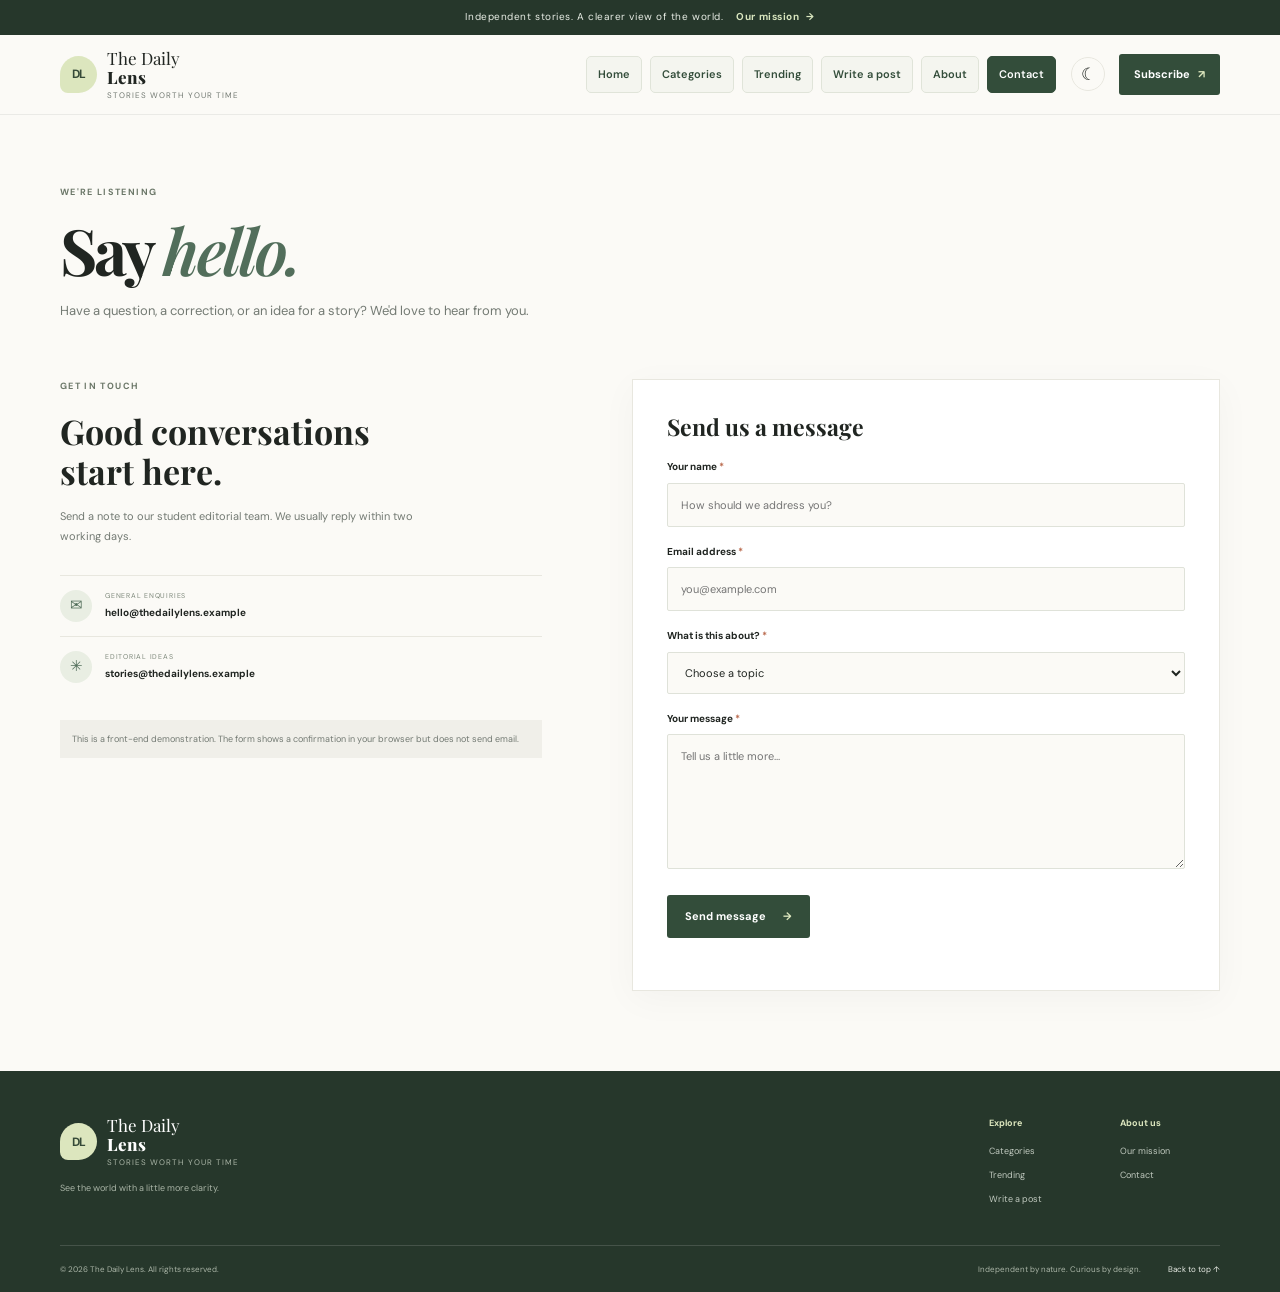
<file: contact.html>
<!doctype html>
<html lang="en">
<head>
  <meta charset="utf-8">
  <meta name="viewport" content="width=device-width, initial-scale=1">
  <meta name="description" content="Contact The Daily Lens editorial team.">
  <title>Contact | The Daily Lens</title>

  <link rel="preconnect" href="https://fonts.googleapis.com">
  <link rel="preconnect" href="https://fonts.gstatic.com" crossorigin>
  <link href="https://fonts.googleapis.com/css2?family=DM+Sans:wght@400;500;600;700&family=Playfair+Display:wght@600;700;800&display=swap" rel="stylesheet">
  <link rel="stylesheet" href="styles.css">
  <script src="app.js" defer></script>
</head>

<body data-page="contact">
  <div class="announcement">
    Independent stories. A clearer view of the world.
    <a href="about.html">Our mission <span>→</span></a>
  </div>

  <header class="site-header">
    <div class="header-inner wrap">
      <a class="brand" href="index.html">
        <span class="brand-mark">DL</span>
        <span>The Daily <b>Lens</b><small>Stories worth your time</small></span>
      </a>

      <button class="menu-toggle" aria-label="Open navigation" aria-expanded="false">☰</button>

      <nav class="main-nav" aria-label="Main navigation">
        <a href="index.html" data-nav="home">Home</a>
        <a href="categories.html" data-nav="categories">Categories</a>
        <a href="trending.html" data-nav="trending">Trending</a>
        <a href="write.html" data-nav="write">Write a post</a>
        <a href="about.html" data-nav="about">About</a>
        <a href="contact.html" data-nav="contact">Contact</a>
      </nav>

      <div class="header-actions">
        <button class="icon-button theme-toggle" aria-label="Switch to dark mode">☾</button>
        <a class="subscribe-link" href="index.html#newsletter">Subscribe <span>↗</span></a>
      </div>
    </div>
  </header>

  <main>
    <section class="page-hero wrap">
      <p class="eyebrow">WE'RE LISTENING</p>
      <h1>Say <em>hello.</em></h1>
      <p>Have a question, a correction, or an idea for a story? We'd love to hear from you.</p>
    </section>

    <section class="section wrap contact-layout">
      <div class="contact-details">
        <p class="eyebrow">GET IN TOUCH</p>
        <h2>Good conversations<br>start here.</h2>
        <p>Send a note to our student editorial team. We usually reply within two working days.</p>

        <div class="contact-method">
          <span>✉</span>
          <div>
            <small>GENERAL ENQUIRIES</small>
            <b>hello@thedailylens.example</b>
          </div>
        </div>

        <div class="contact-method">
          <span>✳</span>
          <div>
            <small>EDITORIAL IDEAS</small>
            <b>stories@thedailylens.example</b>
          </div>
        </div>

        <div class="contact-disclaimer">
          This is a front-end demonstration. The form shows a confirmation in your browser but does not send email.
        </div>
      </div>

      <form class="content-form contact-form" id="contact-form">
        <h2>Send us a message</h2>

        <label for="contact-name">Your name <span>*</span></label>
        <input id="contact-name" name="name" type="text" placeholder="How should we address you?" required>

        <label for="contact-email">Email address <span>*</span></label>
        <input id="contact-email" name="email" type="email" placeholder="you@example.com" required>

        <label for="contact-topic">What is this about? <span>*</span></label>
        <select id="contact-topic" name="topic" required>
          <option value="">Choose a topic</option>
          <option>General question</option>
          <option>Story idea</option>
          <option>Correction</option>
          <option>Partnership</option>
          <option>Other</option>
        </select>

        <label for="contact-message">Your message <span>*</span></label>
        <textarea id="contact-message" name="message" rows="6" placeholder="Tell us a little more..." required></textarea>

        <button class="button button-dark" type="submit">Send message <span>→</span></button>
        <p class="form-message" aria-live="polite"></p>
      </form>
    </section>
  </main>

  <footer class="site-footer">
    <div class="wrap footer-main">
      <div>
        <a class="brand footer-brand" href="index.html">
          <span class="brand-mark">DL</span>
          <span>The Daily <b>Lens</b><small>Stories worth your time</small></span>
        </a>
        <p>See the world with a little more clarity.</p>
      </div>

      <div class="footer-links">
        <div>
          <b>Explore</b>
          <a href="categories.html">Categories</a>
          <a href="trending.html">Trending</a>
          <a href="write.html">Write a post</a>
        </div>
        <div>
          <b>About us</b>
          <a href="about.html">Our mission</a>
          <a href="contact.html">Contact</a>
        </div>
      </div>
    </div>

    <div class="wrap footer-bottom">
      <span>© 2026 The Daily Lens. All rights reserved.</span>
      <span>Independent by nature. Curious by design.</span>
      <a href="#top" class="back-top">Back to top ↑</a>
    </div>
  </footer>

  <button class="back-to-top" aria-label="Back to top">↑</button>
</body>
</html>
</file>
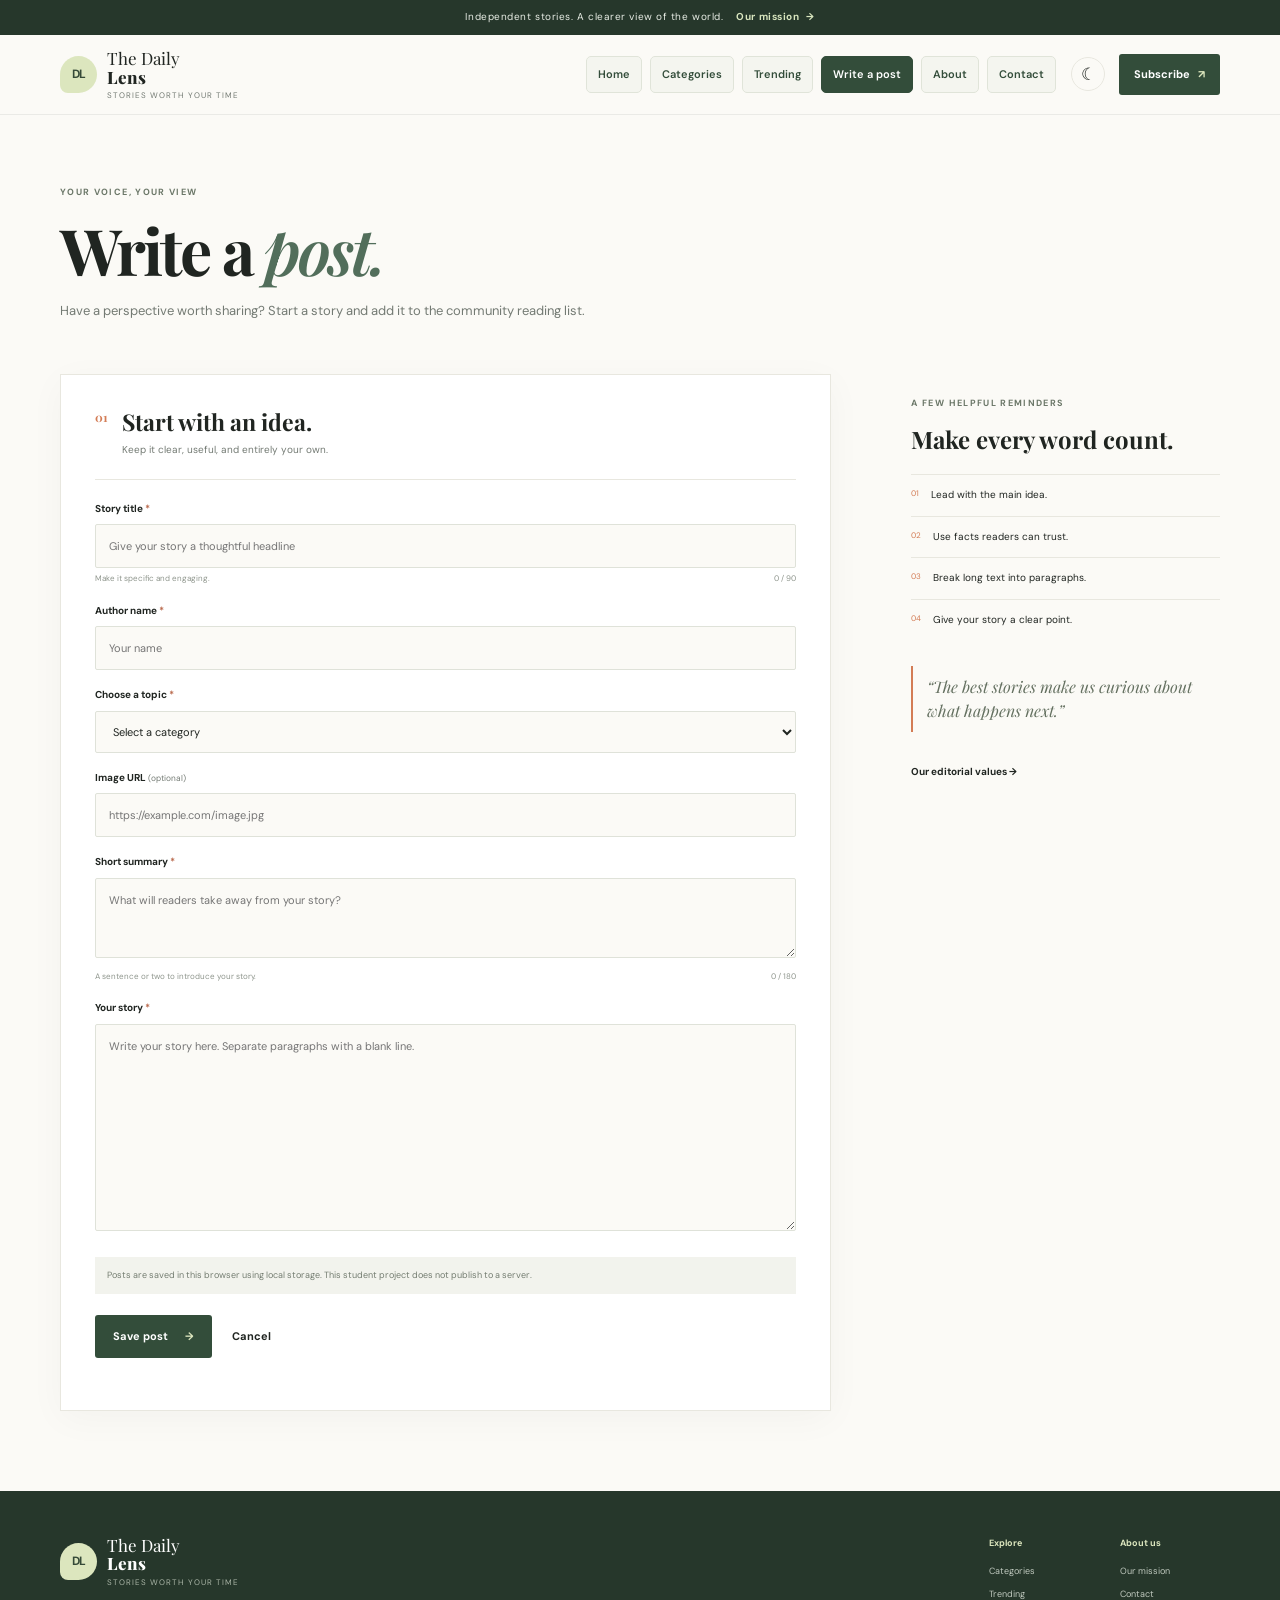
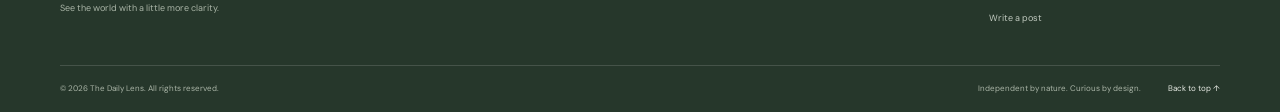
<file: write.html>
<!doctype html>
<html lang="en"><head><meta charset="utf-8"><meta name="viewport" content="width=device-width,initial-scale=1"><meta name="description" content="Share a story with The Daily Lens community."><title>Write a Post | The Daily Lens</title><link rel="preconnect" href="https://fonts.googleapis.com"><link rel="preconnect" href="https://fonts.gstatic.com" crossorigin><link href="https://fonts.googleapis.com/css2?family=DM+Sans:wght@400;500;600;700&family=Playfair+Display:wght@600;700;800&display=swap" rel="stylesheet"><link rel="stylesheet" href="styles.css"><script src="app.js" defer></script></head><body data-page="write"><div class="announcement">Independent stories. A clearer view of the world. <a href="about.html">Our mission <span>→</span></a></div><header class="site-header"><div class="header-inner wrap"><a class="brand" href="index.html"><span class="brand-mark">DL</span><span>The Daily <b>Lens</b><small>Stories worth your time</small></span></a><button class="menu-toggle" aria-label="Open navigation" aria-expanded="false">☰</button><nav class="main-nav"><a href="index.html" data-nav="home">Home</a><a href="categories.html" data-nav="categories">Categories</a><a href="trending.html" data-nav="trending">Trending</a><a href="write.html" data-nav="write">Write a post</a><a href="about.html" data-nav="about">About</a><a href="contact.html" data-nav="contact">Contact</a></nav><div class="header-actions"><button class="icon-button theme-toggle" aria-label="Switch to dark mode">☾</button><a class="subscribe-link" href="index.html#newsletter">Subscribe <span>↗</span></a></div></div></header><main><section class="page-hero wrap"><p class="eyebrow">YOUR VOICE, YOUR VIEW</p><h1>Write a <em>post.</em></h1><p>Have a perspective worth sharing? Start a story and add it to the community reading list.</p></section><section class="section wrap compose-layout"><form id="post-form" class="content-form"><div class="form-heading"><span class="form-step">01</span><div><h2>Start with an idea.</h2><p>Keep it clear, useful, and entirely your own.</p></div></div><label for="post-title">Story title <span>*</span></label><input id="post-title" name="title" type="text" placeholder="Give your story a thoughtful headline" maxlength="90" required><div class="field-meta"><span>Make it specific and engaging.</span><span id="title-count">0 / 90</span></div><label for="post-author">Author name <span>*</span></label><input id="post-author" name="author" type="text" placeholder="Your name" maxlength="48" required><label for="post-category">Choose a topic <span>*</span></label><select id="post-category" name="category" required><option value="">Select a category</option><option value="world">World</option><option value="business">Business</option><option value="technology">Technology</option><option value="culture">Culture</option><option value="environment">Environment</option></select><label for="post-image">Image URL <small>(optional)</small></label><input id="post-image" name="image" type="url" placeholder="https://example.com/image.jpg"><label for="post-excerpt">Short summary <span>*</span></label><textarea id="post-excerpt" name="excerpt" rows="3" maxlength="180" placeholder="What will readers take away from your story?" required></textarea><div class="field-meta"><span>A sentence or two to introduce your story.</span><span id="excerpt-count">0 / 180</span></div><label for="post-body">Your story <span>*</span></label><textarea id="post-body" name="body" rows="10" placeholder="Write your story here. Separate paragraphs with a blank line." required></textarea><div class="form-note">Posts are saved in this browser using local storage. This student project does not publish to a server.</div><div class="form-actions"><button class="button button-dark" type="submit">Save post <span>→</span></button><a class="text-link" href="index.html">Cancel</a></div><p class="form-message" aria-live="polite"></p></form><aside class="writing-aside"><p class="eyebrow">A FEW HELPFUL REMINDERS</p><h3>Make every word count.</h3><ul><li><span>01</span> Lead with the main idea.</li><li><span>02</span> Use facts readers can trust.</li><li><span>03</span> Break long text into paragraphs.</li><li><span>04</span> Give your story a clear point.</li></ul><div class="writing-quote">“The best stories make us curious about what happens next.”</div><a href="about.html" class="text-link">Our editorial values →</a></aside></section></main><footer class="site-footer"><div class="wrap footer-main"><div><a class="brand footer-brand" href="index.html"><span class="brand-mark">DL</span><span>The Daily <b>Lens</b><small>Stories worth your time</small></span></a><p>See the world with a little more clarity.</p></div><div class="footer-links"><div><b>Explore</b><a href="categories.html">Categories</a><a href="trending.html">Trending</a><a href="write.html">Write a post</a></div><div><b>About us</b><a href="about.html">Our mission</a><a href="contact.html">Contact</a></div></div></div><div class="wrap footer-bottom"><span>© 2026 The Daily Lens. All rights reserved.</span><span>Independent by nature. Curious by design.</span><a href="#top" class="back-top">Back to top ↑</a></div></footer><button class="back-to-top" aria-label="Back to top">↑</button></body></html>
</file>
<file: styles.css>
/* THE DAILY LENS — shared responsive design */
:root{--ink:#202521;--muted:#737a73;--paper:#fbfaf6;--white:#fff;--line:#e8e7df;--green:#526e5b;--green-dark:#334d3a;--lime:#dce6be;--accent:#d37c55;--serif:'Playfair Display',Georgia,serif;--sans:'DM Sans',Arial,sans-serif;--shadow:0 16px 45px rgba(24,35,27,.09)}
*{box-sizing:border-box}html{scroll-behavior:smooth}body{margin:0;background:var(--paper);color:var(--ink);font-family:var(--sans);font-size:15px;line-height:1.65;-webkit-font-smoothing:antialiased}img{display:block;max-width:100%}a{color:inherit;text-decoration:none}button,input,textarea,select{font:inherit}button{color:inherit}.wrap{width:min(1160px,calc(100% - 64px));margin-inline:auto}.announcement{height:35px;background:#26372b;color:#e9eee6;text-align:center;font-size:10px;letter-spacing:.055em;display:flex;align-items:center;justify-content:center;gap:13px}.announcement a{color:#d9e6bf;font-weight:700}.announcement a span{padding-left:4px}.site-header{position:sticky;top:0;z-index:20;background:rgba(251,250,246,.95);backdrop-filter:blur(14px);border-bottom:1px solid rgba(43,57,45,.08)}.header-inner{height:79px;display:flex;align-items:center;justify-content:space-between;gap:28px}.brand{display:flex;align-items:center;gap:10px;font-family:var(--serif);font-size:17px;line-height:1.1;white-space:nowrap}.brand>span:last-child{display:flex;flex-direction:column}.brand b{display:inline;font-weight:800}.brand small{font-family:var(--sans);font-size:8px;color:var(--muted);letter-spacing:.13em;text-transform:uppercase;margin-top:5px}.brand-mark{width:37px;height:37px;display:grid;place-items:center;background:#dce6be;color:#354a38;border-radius:50% 50% 50% 8px;font:700 12px var(--sans);letter-spacing:-.08em}.main-nav{display:flex;align-items:center;gap:26px;margin-left:auto}.main-nav a{position:relative;padding:29px 0;font-size:11px;color:#5f665f;transition:color .2s}.main-nav a:hover,.main-nav a.current{color:var(--green-dark)}.main-nav a.current:after{content:"";position:absolute;bottom:19px;left:0;right:0;height:2px;background:var(--accent)}.header-actions{display:flex;align-items:center;gap:14px}.icon-button{border:1px solid var(--line);background:transparent;border-radius:50%;width:34px;height:34px;cursor:pointer;font-size:17px}.subscribe-link{font-size:11px;font-weight:700;color:#fff;background:var(--green-dark);padding:11px 15px;border-radius:3px}.subscribe-link span{color:#dce6be;margin-left:5px}.menu-toggle{display:none;border:0;background:none;font-size:22px;cursor:pointer}.hero{display:grid;grid-template-columns:.92fr 1.08fr;gap:75px;padding-top:72px;padding-bottom:65px;align-items:center}.hero-copy{padding:0 0 6px 24px}.eyebrow{font-size:9px;font-weight:700;letter-spacing:.15em;color:#6b7768;margin:0 0 17px}.live-dot{display:inline-block;width:6px;height:6px;background:#b76b4d;border-radius:50%;vertical-align:middle;margin-right:5px}.eyebrow-divider{margin:0 8px;color:#c8c5b8}.hero h1,.page-hero h1{font:700 clamp(48px,6vw,75px)/1.03 var(--serif);letter-spacing:-.045em;margin:0}.hero h1 em,.page-hero h1 em{font-weight:600;color:var(--green);font-style:italic}.hero-intro{max-width:385px;color:var(--muted);font-size:14px;line-height:1.85;margin:25px 0 26px}.hero-buttons{display:flex;align-items:center;gap:21px}.button{border:0;display:inline-flex;align-items:center;justify-content:center;gap:17px;min-height:43px;padding:0 18px;border-radius:3px;font-size:11px;font-weight:700;cursor:pointer;transition:transform .2s,background .2s}.button:hover{transform:translateY(-2px)}.button-dark{background:var(--green-dark);color:#fff}.button-dark:hover{background:#24382a}.button-dark span{color:#dce6be}.button-outline{border:1px solid var(--line);background:transparent;color:var(--ink)}.text-link{font-size:11px;font-weight:700}.text-link span{color:var(--accent);margin-left:6px}.reader-note{display:flex;gap:11px;align-items:center;margin-top:43px}.avatar-stack{display:flex;padding-left:4px}.avatar-stack span{width:25px;height:25px;border:2px solid var(--paper);border-radius:50%;margin-left:-4px;display:grid;place-items:center;font-size:8px;font-weight:700;background:#e0c8b8;color:#564338}.avatar-stack span:nth-child(2){background:#c6d5c1}.avatar-stack span:nth-child(3){background:#d9d3bd}.reader-note>span:last-child{display:grid;line-height:1.3}.reader-note b{font-size:9px}.reader-note small{font-size:9px;color:var(--muted);margin-top:3px}.hero-feature{height:445px;position:relative;overflow:hidden;border-radius:3px;background:#647462;color:white;box-shadow:var(--shadow)}.hero-feature>img{width:100%;height:100%;object-fit:cover;transition:transform .8s}.hero-feature:hover>img{transform:scale(1.04)}.feature-shade{position:absolute;inset:0;background:linear-gradient(0deg,rgba(11,20,13,.81),transparent 70%),linear-gradient(90deg,rgba(13,20,16,.12),transparent)}.feature-label{position:absolute;left:25px;top:24px;font-size:8px;font-weight:700;letter-spacing:.13em;background:rgba(31,48,37,.81);padding:8px 11px}.feature-label span{color:#dce6be;padding:0 5px}.feature-content{position:absolute;left:31px;right:60px;bottom:32px;display:flex;flex-direction:column}.feature-kicker{font-size:10px;color:#dce6be;letter-spacing:.08em;margin-bottom:8px}.feature-content strong{font:700 clamp(24px,3.2vw,38px)/1.14 var(--serif);letter-spacing:-.02em}.feature-meta{font-size:10px;margin-top:16px;color:#e4e7df}.feature-meta i{font-style:normal;color:#dce6be;padding:0 5px}.feature-arrow{position:absolute;right:24px;bottom:31px;border:1px solid rgba(255,255,255,.5);border-radius:50%;width:32px;height:32px;display:grid;place-items:center}.ticker{background:#edf0e7;border-block:1px solid #e2e6dc}.ticker-inner{height:48px;display:flex;align-items:center;gap:22px}.ticker-label{font-size:8px;font-weight:700;letter-spacing:.14em;color:#71806d;white-space:nowrap}.ticker-track{overflow:hidden;flex:1;white-space:nowrap;font-size:10px;color:#4f5b4f}.ticker-track span{display:inline-block;animation:marquee 28s linear infinite}.ticker-track b{color:#c47754;padding:0 13px}.ticker-inner>a{font-size:9px;font-weight:700;white-space:nowrap}@keyframes marquee{0%{transform:translateX(0)}100%{transform:translateX(-12%)}}.section{padding-top:80px;padding-bottom:80px}.section-heading{display:flex;align-items:end;justify-content:space-between;margin-bottom:28px}.section-heading .eyebrow{margin-bottom:9px}.section-heading h2,.editor-aside h2,.values-intro h2,.team-inner h2,.about-cta h2{font:700 37px/1.1 var(--serif);letter-spacing:-.035em;margin:0}.heading-period{color:var(--accent)}.section-heading>.text-link{padding-bottom:7px}.filter-bar{display:flex;justify-content:space-between;align-items:center;border-bottom:1px solid var(--line);gap:15px}.category-tabs{display:flex;gap:23px;overflow-x:auto;scrollbar-width:none}.category-tabs::-webkit-scrollbar{display:none}.category-tab{border:0;border-bottom:2px solid transparent;background:none;padding:0 0 13px;color:#848b83;font-size:10px;white-space:nowrap;cursor:pointer}.category-tab.active{color:var(--green-dark);font-weight:700;border-color:var(--accent)}.search-box{height:34px;border:1px solid var(--line);display:flex;align-items:center;gap:7px;padding:0 9px;min-width:196px;margin-bottom:8px;background:var(--paper)}.search-box>span{font-size:17px;color:#8d958d;line-height:1}.search-box input{border:0;outline:0;background:transparent;min-width:0;width:100%;font-size:9px;color:var(--ink)}.search-box kbd{font:9px var(--sans);border:1px solid var(--line);padding:0 4px;color:#9a9e97}.results-note{font-size:9px;color:var(--muted);min-height:17px;margin:11px 0 4px}.article-grid{display:grid;grid-template-columns:repeat(3,minmax(0,1fr));column-gap:24px;row-gap:34px}.story-card{min-width:0;animation:rise .4s both;animation-delay:calc(var(--card-index)*.04s)}@keyframes rise{from{opacity:0;transform:translateY(10px)}to{opacity:1;transform:translateY(0)}}.story-image{display:block;height:190px;position:relative;overflow:hidden;background:#d9ddd3}.story-image img{width:100%;height:100%;object-fit:cover;transition:transform .45s}.story-image:hover img{transform:scale(1.045)}.story-tag{position:absolute;bottom:11px;left:11px;background:rgba(251,250,246,.95);color:#576656;font-size:8px;font-weight:700;letter-spacing:.12em;padding:6px 8px}.story-content{padding:15px 2px 0}.story-meta{display:flex;justify-content:space-between;color:#8d938b;font-size:9px}.story-content h3{font:700 21px/1.23 var(--serif);letter-spacing:-.02em;margin:9px 0 8px}.story-content h3 a:hover{color:var(--green)}.story-content>p{color:var(--muted);font-size:10px;line-height:1.7;margin:0;min-height:35px}.story-footer{border-top:1px solid var(--line);margin-top:14px;padding-top:10px;display:flex;align-items:center;justify-content:space-between}.story-author{font-size:9px;font-weight:600}.story-actions{display:flex;gap:12px}.action-button{border:0;background:none;display:inline-flex;align-items:center;gap:4px;color:#777f76;font-size:14px;padding:2px;cursor:pointer}.action-button span{font:9px var(--sans)}.action-button.is-active{color:#b9644a}.bookmark-button.is-active{color:var(--green-dark)}.empty-state{text-align:center;padding:60px 15px;color:var(--muted)}.empty-state>span{font-size:30px;color:var(--green)}.empty-state h3{font:700 25px var(--serif);color:var(--ink);margin:7px}.empty-state p{font-size:12px}.newsletter-section{background:#e9eee3;padding:52px 0}.newsletter-inner{display:grid;grid-template-columns:50px 1fr 1fr;align-items:center;gap:27px}.newsletter-icon{width:44px;height:44px;border:1px solid #bdc9b7;border-radius:50%;display:grid;place-items:center;color:var(--green);font-size:21px}.newsletter-copy .eyebrow{margin-bottom:8px}.newsletter-copy h2{font:700 28px/1.1 var(--serif);margin:0}.newsletter-copy>p:last-child{font-size:10px;color:#6d786b;margin:9px 0 0}.newsletter-form label,.content-form label{display:block;font-size:10px;font-weight:700;margin-bottom:7px}.input-row{display:flex;gap:7px}.input-row input,.content-form input,.content-form textarea,.content-form select{border:1px solid #dfe2d9;background:#fbfaf6;color:var(--ink);width:100%;min-width:0;padding:12px 13px;font-size:11px;outline:none;border-radius:2px}.input-row input:focus,.content-form input:focus,.content-form textarea:focus,.content-form select:focus{border-color:#799177;box-shadow:0 0 0 3px rgba(82,110,91,.09)}.input-row input{height:43px}.input-row .button{white-space:nowrap}.newsletter-form>small{display:block;font-size:8px;color:#7b8379;margin-top:8px}.form-message{font-size:10px;color:var(--green-dark);min-height:14px;margin:7px 0 0}.editor-note{display:grid;grid-template-columns:1fr .8fr;gap:100px;align-items:center}.editor-card{position:relative;background:#f0efe9;padding:40px 44px 27px}.quote-mark{position:absolute;font:700 72px/.8 var(--serif);color:#cad5bc;top:17px;left:24px}.editor-card blockquote{font:600 24px/1.4 var(--serif);margin:17px 0 27px;position:relative}.editor-byline{display:flex;align-items:center;gap:10px;border-top:1px solid #dfdfd6;padding-top:16px}.editor-avatar,.byline-avatar{width:33px;height:33px;border-radius:50%;display:grid;place-items:center;background:#d9c9ba;color:#55463e;font-size:9px;font-weight:700}.editor-byline>span:nth-child(2){display:grid;line-height:1.3}.editor-byline b{font-size:9px}.editor-byline small{font-size:8px;color:var(--muted);margin-top:3px}.editor-byline>a{margin-left:auto;font-size:17px}.editor-aside .eyebrow{margin-bottom:13px}.editor-aside h2{font-size:34px}.editor-aside>p:not(.eyebrow){font-size:11px;color:var(--muted);max-width:330px;line-height:1.8;margin:17px 0}.site-footer{background:#26372b;color:#e9ede6;padding:45px 0 0}.footer-main{display:flex;justify-content:space-between;padding-bottom:39px}.footer-brand{color:white}.footer-brand small{color:#aab5a7}.footer-brand .brand-mark{background:#dce6be}.footer-main>div:first-child>p{font-size:9px;color:#aab5a7;margin:14px 0 0}.footer-links{display:flex;gap:78px;padding-right:50px}.footer-links>div{display:flex;flex-direction:column;gap:9px}.footer-links b{font-size:9px;color:#dce6be;margin-bottom:4px}.footer-links a{font-size:9px;color:#c0c9bf}.footer-links a:hover{color:#fff}.footer-bottom{border-top:1px solid rgba(255,255,255,.14);height:47px;display:flex;align-items:center;gap:27px;color:#aab5a7;font-size:8px}.footer-bottom>span:first-child{margin-right:auto}.back-top{color:#e9ede6}.back-to-top{position:fixed;bottom:23px;right:23px;width:38px;height:38px;border:0;border-radius:50%;background:var(--green-dark);color:white;font-size:17px;cursor:pointer;opacity:0;pointer-events:none;transform:translateY(8px);transition:.25s;z-index:12}.back-to-top.visible{opacity:1;pointer-events:auto;transform:translateY(0)}.toast-message{position:fixed;bottom:25px;left:50%;transform:translate(-50%,20px);background:#26372b;color:white;padding:12px 18px;border-radius:3px;font-size:11px;opacity:0;transition:.25s;z-index:50;pointer-events:none}.toast-message.visible{opacity:1;transform:translate(-50%,0)}
.page-hero{padding-top:70px;padding-bottom:28px}.page-hero h1{font-size:64px}.page-hero>p:not(.eyebrow){font-size:13px;color:var(--muted);max-width:580px;margin:17px 0 0}.page-hero .button{margin-top:22px}.category-showcase{display:grid;grid-template-columns:repeat(5,1fr);gap:10px;margin:0 0 64px}.topic-card{height:178px;border:0;text-align:left;display:flex;flex-direction:column;justify-content:space-between;padding:18px 16px;color:white;cursor:pointer;transition:transform .2s;position:relative;overflow:hidden}.topic-card:hover{transform:translateY(-4px)}.topic-card:before{content:"";position:absolute;inset:0;background:linear-gradient(140deg,rgba(14,24,15,.1),rgba(14,24,15,.76))}.topic-card>*{position:relative}.topic-card>span{font-size:7px;letter-spacing:.12em}.topic-card strong{font:700 25px var(--serif)}.topic-card small{font-size:8px}.topic-world{background:linear-gradient(135deg,#8e9e86,#334e40)}.topic-business{background:linear-gradient(135deg,#aa8467,#604a3e)}.topic-tech{background:linear-gradient(135deg,#73868e,#354856)}.topic-culture{background:linear-gradient(135deg,#ac7c73,#68464c)}.topic-environment{background:linear-gradient(135deg,#86946b,#48583c)}.listing-heading{margin-bottom:22px}.listing-heading .search-box{margin:0}.listing-heading+.results-note{margin-top:-9px;margin-bottom:10px}.trending-banner{display:flex;align-items:center;gap:15px;padding:17px 20px;background:#edf0e7;margin-bottom:51px}.trending-flame{width:34px;height:34px;border-radius:50%;background:#dbe4cf;display:grid;place-items:center;color:#647860;font-size:19px}.trending-banner>div{display:flex;flex-direction:column;line-height:1.4}.trending-banner b{font:700 14px var(--serif)}.trending-banner small{font-size:9px;color:var(--muted);margin-top:4px}.banner-date{margin-left:auto;font-size:8px;letter-spacing:.1em;color:#71806d}.article-page{padding-top:30px}.back-link{font-size:10px;color:#677467}.article-header{max-width:820px;margin:37px auto 28px}.article-header .eyebrow{margin-bottom:16px}.article-header .eyebrow span{color:var(--accent);padding:0 7px}.article-header h1{font:700 clamp(38px,5.4vw,62px)/1.08 var(--serif);letter-spacing:-.04em;margin:0;max-width:810px}.article-deck{font:400 16px/1.65 var(--serif);color:#747b72;max-width:710px;margin:19px 0 24px}.article-byline{display:flex;align-items:center;gap:11px}.article-byline>span:nth-child(2){display:flex;flex-direction:column;line-height:1.4}.article-byline b{font-size:10px}.article-byline small{font-size:9px;color:var(--muted);margin-top:4px}.article-tools{display:flex;gap:12px;margin-left:auto}.article-cover{margin:0 auto;max-width:1000px}.article-cover img{width:100%;height:450px;object-fit:cover}.article-cover figcaption{font-size:8px;color:var(--muted);margin-top:8px}.article-body-layout{display:grid;grid-template-columns:125px minmax(0,680px);gap:30px;justify-content:center;padding-top:44px}.article-rail{display:flex;flex-direction:column;align-items:flex-start;gap:12px}.article-rail span{font-size:7px;font-weight:700;letter-spacing:.1em;color:var(--muted)}.article-rail button{border:1px solid var(--line);background:transparent;border-radius:50%;width:30px;height:30px;cursor:pointer}.article-body{font:400 15px/1.95 var(--serif);color:#4e554e}.article-body p{margin:0 0 22px}.article-body .article-dropcap:first-letter{font:700 54px/.8 var(--serif);float:left;color:var(--green);padding:9px 8px 0 0}.article-endnote{border-top:1px solid var(--line);margin-top:43px;padding-top:18px;display:flex;flex-direction:column;gap:4px}.article-endnote span:first-child{font:700 8px var(--sans);letter-spacing:.14em;color:#687864}.article-endnote span:last-child{font:italic 12px var(--serif);color:var(--muted)}.article-bottom{max-width:680px;margin:30px auto 70px;display:flex;align-items:center;justify-content:space-between;border-top:1px solid var(--line);padding-top:19px;font-size:10px;font-weight:700}.related-section{border-top:1px solid var(--line);padding-top:58px;padding-bottom:65px}.related-section .story-image{height:160px}.compose-layout{display:grid;grid-template-columns:minmax(0,2fr) minmax(220px,.8fr);gap:80px;padding-top:25px}.content-form{background:var(--white);border:1px solid var(--line);padding:31px 34px;box-shadow:0 8px 35px rgba(28,42,29,.035)}.form-heading{display:flex;gap:14px;align-items:flex-start;border-bottom:1px solid var(--line);padding-bottom:20px;margin-bottom:21px}.form-step{font:700 12px var(--serif);color:var(--accent);padding-top:3px}.form-heading h2,.contact-form h2{font:700 23px var(--serif);margin:0}.form-heading p{font-size:10px;color:var(--muted);margin:5px 0 0}.content-form label{margin:17px 0 7px}.content-form label span{color:#b9694c}.content-form label small{font-weight:400;color:var(--muted)}.content-form textarea{resize:vertical;line-height:1.65}.field-meta{display:flex;justify-content:space-between;font-size:8px;color:#8e958c;margin-top:4px}.form-note{background:#f2f3ed;padding:11px 12px;font-size:9px;color:#747d71;margin-top:18px}.form-actions{display:flex;align-items:center;gap:20px;margin-top:21px}.writing-aside{padding-top:22px}.writing-aside .eyebrow{margin-bottom:12px}.writing-aside h3{font:700 24px var(--serif);margin:0 0 19px}.writing-aside ul{list-style:none;margin:0;padding:0}.writing-aside li{display:flex;gap:12px;border-top:1px solid var(--line);padding:12px 0;font-size:10px}.writing-aside li span{color:var(--accent);font-size:8px}.writing-quote{border-left:2px solid var(--accent);padding:9px 0 9px 14px;margin:26px 0;font:italic 16px/1.5 var(--serif);color:#657161}.writing-aside>.text-link{font-size:10px}.about-hero{padding-bottom:45px}.about-hero>p:not(.eyebrow){max-width:600px;font-size:14px;line-height:1.8}.about-image{height:380px;position:relative}.about-image img{width:100%;height:100%;object-fit:cover;object-position:center 46%}.about-image span{position:absolute;bottom:17px;right:20px;color:white;font:italic 12px var(--serif);text-shadow:0 1px 5px #222}.values-section{display:grid;grid-template-columns:.8fr 1.2fr;gap:100px;align-items:start}.values-intro h2{font-size:39px}.values-intro>p:not(.eyebrow){font-size:11px;color:var(--muted);max-width:270px;margin-top:17px}.values-grid{display:grid;grid-template-columns:1fr 1fr;gap:29px 35px}.values-grid article{border-top:1px solid var(--line);padding-top:12px}.values-grid article>span{font-size:8px;color:var(--accent)}.values-grid h3{font:700 17px var(--serif);margin:7px 0}.values-grid p{font-size:10px;line-height:1.7;color:var(--muted);margin:0}.team-section{background:#edf0e7;padding:57px 0}.team-inner{display:grid;grid-template-columns:.65fr 1.35fr;gap:70px;align-items:center}.team-inner h2{font-size:32px}.team-inner>div:first-child>p:last-child{font-size:10px;color:var(--muted);max-width:240px}.team-grid{display:grid;grid-template-columns:repeat(3,1fr);gap:15px}.team-grid img{width:100%;height:155px;object-fit:cover;filter:saturate(.75)}.team-grid b,.team-grid small{display:block}.team-grid b{font-size:10px;margin-top:9px}.team-grid small{font-size:8px;color:var(--muted)}.about-cta{display:flex;align-items:center;justify-content:space-between;padding-block:50px}.about-cta .eyebrow{margin-bottom:8px}.about-cta h2{font-size:29px}.contact-layout{display:grid;grid-template-columns:.9fr 1.1fr;gap:90px;padding-top:30px}.contact-details h2{font:700 34px/1.18 var(--serif);margin:0}.contact-details>p:not(.eyebrow){font-size:11px;color:var(--muted);line-height:1.8;margin:16px 0 28px;max-width:365px}.contact-method{display:flex;align-items:center;gap:13px;padding:14px 0;border-top:1px solid var(--line)}.contact-method>span{width:32px;height:32px;border-radius:50%;background:#e9eee3;display:grid;place-items:center;color:var(--green)}.contact-method>div{display:flex;flex-direction:column}.contact-method small{font-size:7px;letter-spacing:.11em;color:#7e897b}.contact-method b{font-size:10px;margin-top:3px}.contact-disclaimer{background:#f0efe9;padding:12px;font-size:9px;line-height:1.6;color:var(--muted);margin-top:23px}.contact-form h2{margin-bottom:12px}.contact-form .button{margin-top:18px}
/* Dark mode is user controlled and remembered locally. */
body.dark-mode{--ink:#ecede8;--muted:#a1aaa0;--paper:#171d19;--white:#202821;--line:#364138;--green:#a7bd9e;--green-dark:#aec49e;--lime:#435541;color:var(--ink)}.dark-mode .site-header{background:rgba(23,29,25,.95)}.dark-mode .brand-mark{background:#435541;color:#e8efdf}.dark-mode .brand small,.dark-mode .main-nav a{color:#a1aaa0}.dark-mode .main-nav a.current,.dark-mode .main-nav a:hover{color:#dce8d1}.dark-mode .subscribe-link,.dark-mode .button-dark{background:#526e5b}.dark-mode .ticker,.dark-mode .newsletter-section,.dark-mode .trending-banner,.dark-mode .team-section,.dark-mode .form-note,.dark-mode .contact-disclaimer{background:#222c24}.dark-mode .editor-card{background:#232a24}.dark-mode .content-form{background:#202821}.dark-mode .input-row input,.dark-mode .content-form input,.dark-mode .content-form textarea,.dark-mode .content-form select{background:#1a211c;color:var(--ink);border-color:#3c493e}.dark-mode .article-body{color:#c4ccc2}.dark-mode .category-tab{color:#a1aaa0}.dark-mode .category-tab.active{color:#e0ead9}.dark-mode .search-box{background:#1b211d}.dark-mode .search-box input{color:var(--ink)}.dark-mode .story-tag{background:rgba(31,40,33,.95);color:#d6e2ce}
@media(max-width:1000px){.wrap{width:min(100% - 44px,900px)}.main-nav{gap:16px}.main-nav a{font-size:10px}.header-inner{gap:18px}.hero{gap:35px}.hero-feature{height:400px}.hero-copy{padding-left:0}.category-tabs{gap:15px}.story-image{height:165px}.story-content h3{font-size:18px}.editor-note{gap:55px}.category-showcase{grid-template-columns:repeat(3,1fr)}.topic-card{height:150px}.compose-layout,.contact-layout{gap:45px}.team-inner{gap:38px}}
@media(max-width:760px){.wrap{width:calc(100% - 36px)}.announcement{height:auto;min-height:32px;font-size:8px;gap:7px;padding:5px 10px}.header-inner{height:66px}.brand{font-size:15px}.brand-mark{width:33px;height:33px}.menu-toggle{display:block;margin-left:auto}.header-actions{gap:8px}.subscribe-link{font-size:9px;padding:9px 10px}.main-nav{display:none;position:absolute;top:66px;left:0;right:0;background:var(--paper);padding:10px 20px 18px;box-shadow:var(--shadow);flex-direction:column;align-items:stretch;gap:0}.nav-open .main-nav{display:flex}.main-nav a{padding:12px 5px;border-bottom:1px solid var(--line);font-size:12px}.main-nav a.current:after{display:none}.hero{grid-template-columns:1fr;gap:30px;padding-top:45px;padding-bottom:43px}.hero-copy{padding:0}.hero h1{font-size:58px}.hero-intro{margin:17px 0 21px;font-size:12px}.reader-note{margin-top:27px}.hero-feature{height:360px}.feature-content{left:22px;bottom:23px}.feature-content strong{font-size:29px}.feature-label{left:17px;top:17px}.ticker-inner{height:43px;gap:11px}.ticker-inner>a{display:none}.ticker-track{font-size:9px}.section{padding-top:57px;padding-bottom:57px}.section-heading h2{font-size:31px}.category-tabs{width:100%;gap:18px}.filter-bar{align-items:flex-start;flex-direction:column-reverse;padding-top:12px}.search-box{width:100%;margin-bottom:9px}.category-tab{padding-bottom:9px}.article-grid{grid-template-columns:repeat(2,minmax(0,1fr));gap:27px 15px}.story-image{height:155px}.story-content h3{font-size:17px}.story-content>p{font-size:9px}.newsletter-section{padding:37px 0}.newsletter-inner{grid-template-columns:36px 1fr;gap:13px}.newsletter-icon{width:34px;height:34px;font-size:17px}.newsletter-copy h2{font-size:24px}.newsletter-copy>p:last-child{font-size:9px}.newsletter-form{grid-column:1/-1;margin-top:8px}.editor-note{grid-template-columns:1fr;gap:32px}.editor-card{padding:33px 27px 23px}.editor-card blockquote{font-size:21px}.editor-aside h2{font-size:30px}.footer-main{gap:25px}.footer-links{gap:25px;padding-right:0}.footer-bottom{height:auto;min-height:54px;gap:7px;flex-wrap:wrap;padding-block:12px}.footer-bottom>span:first-child{width:100%}.page-hero{padding-top:50px;padding-bottom:17px}.page-hero h1{font-size:52px}.page-hero>p:not(.eyebrow){font-size:11px}.category-showcase{grid-template-columns:repeat(2,1fr);margin-bottom:43px}.topic-card{height:135px}.topic-card strong{font-size:22px}.listing-heading{align-items:flex-start;gap:14px;flex-direction:column}.listing-heading .search-box{margin:0}.trending-banner{margin-bottom:39px;padding:13px;gap:10px}.trending-banner small{font-size:8px}.banner-date{font-size:7px}.article-page{padding-top:22px}.article-header{margin:27px auto 19px}.article-header h1{font-size:42px}.article-deck{font-size:14px}.article-cover img{height:300px}.article-body-layout{grid-template-columns:1fr;padding-top:28px}.article-rail{flex-direction:row;align-items:center;order:2;margin-top:20px}.article-body{font-size:14px}.article-bottom{margin-bottom:46px}.related-section{padding-top:42px}.related-section .story-image{height:135px}.compose-layout,.contact-layout{grid-template-columns:1fr;gap:35px;padding-top:18px}.content-form{padding:23px 20px}.writing-aside{padding-top:0}.about-hero{padding-bottom:30px}.about-image{height:260px}.values-section{grid-template-columns:1fr;gap:27px}.values-intro h2{font-size:33px}.values-grid{gap:22px}.team-inner{grid-template-columns:1fr;gap:23px}.team-grid img{height:125px}.about-cta h2{font-size:24px}.contact-details h2{font-size:30px}}
@media(max-width:430px){.wrap{width:calc(100% - 28px)}.header-actions{gap:5px}.icon-button{width:30px;height:30px}.subscribe-link{padding:8px}.brand{font-size:14px;gap:7px}.brand small{font-size:7px}.hero h1{font-size:51px}.hero-feature{height:315px}.feature-content strong{font-size:25px}.hero-buttons{gap:13px}.button{padding:0 13px;font-size:10px}.text-link{font-size:10px}.article-grid{column-gap:11px}.story-image{height:125px}.story-tag{font-size:6px;padding:5px 6px;left:7px;bottom:7px}.story-content{padding-top:11px}.story-meta{font-size:8px}.story-content h3{font-size:15px}.story-content>p{font-size:8px}.story-footer{margin-top:9px}.story-author{font-size:8px}.story-actions{gap:6px}.action-button{font-size:12px}.action-button span{font-size:8px}.footer-main{flex-direction:column}.footer-links{justify-content:flex-start}.page-hero h1{font-size:45px}.article-header h1{font-size:37px}.article-tools{gap:7px}.article-tools .action-button span{display:none}.article-cover img{height:235px}.article-bottom{align-items:flex-start;gap:9px;flex-direction:column}.team-grid{gap:9px}.team-grid img{height:105px}.team-grid b{font-size:8px}.team-grid small{font-size:7px}.topic-card{height:120px;padding:12px}}
@media(prefers-reduced-motion:reduce){*,*::before,*::after{scroll-behavior:auto!important;animation-duration:.01ms!important;animation-iteration-count:1!important;transition-duration:.01ms!important}}

/* Boxed navigation links for a clear page menu. */
.main-nav{gap:8px!important;flex-wrap:wrap;justify-content:center}.main-nav a{padding:8px 11px!important;border:1px solid #e0e4d9!important;border-radius:5px!important;background:#f4f5ef!important;color:#334d3a!important;font-weight:600!important;white-space:nowrap}.main-nav a:hover,.main-nav a.current{background:#334d3a!important;color:#fff!important;border-color:#334d3a!important}.main-nav a.current:after{display:none!important}.header-inner{gap:15px!important}.header-actions{flex-shrink:0}.subscribe-link{white-space:nowrap}@media(max-width:760px){.main-nav{gap:5px!important}.main-nav a{padding:10px!important;border-radius:4px!important}.nav-open .main-nav{display:flex;position:absolute;top:66px;left:0;right:0;z-index:30;flex-direction:column;align-items:stretch;background:var(--paper);padding:10px 20px 18px;box-shadow:var(--shadow)}.nav-open .main-nav a{text-align:left}}
</file>
